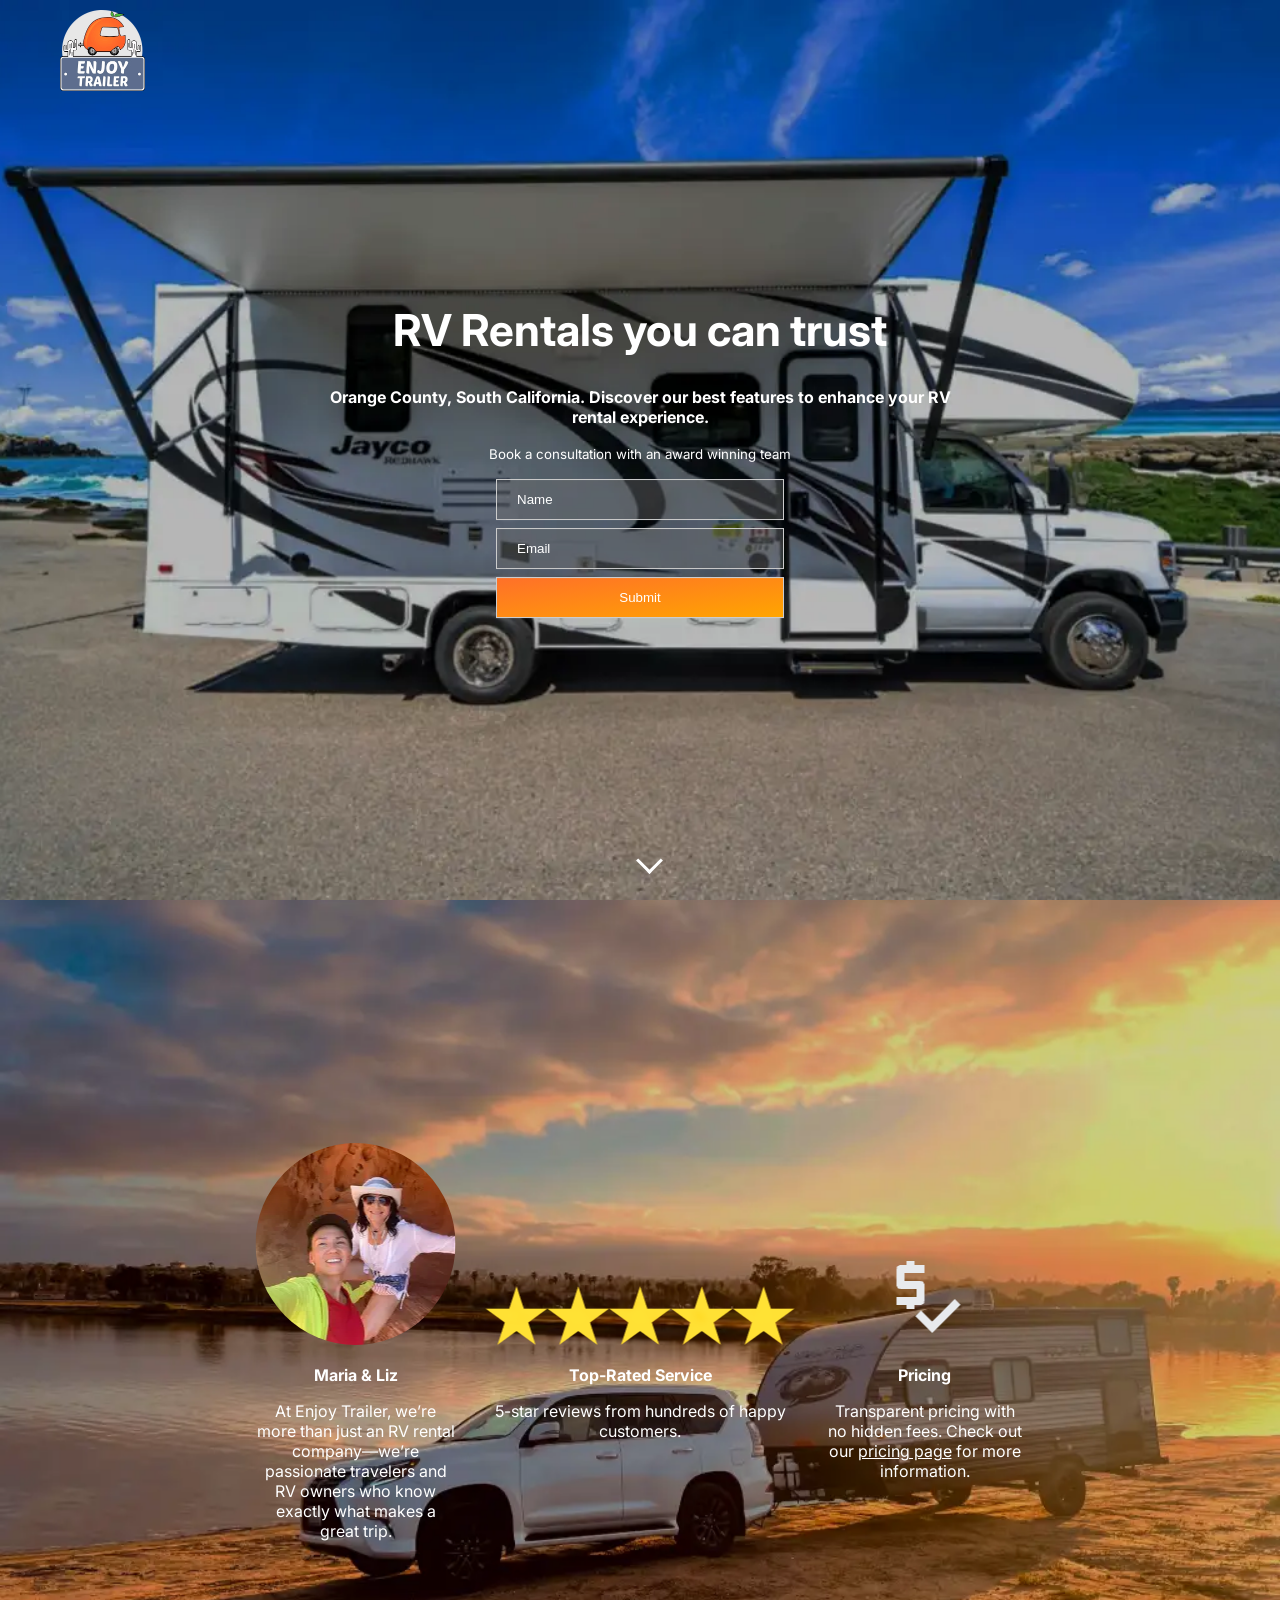
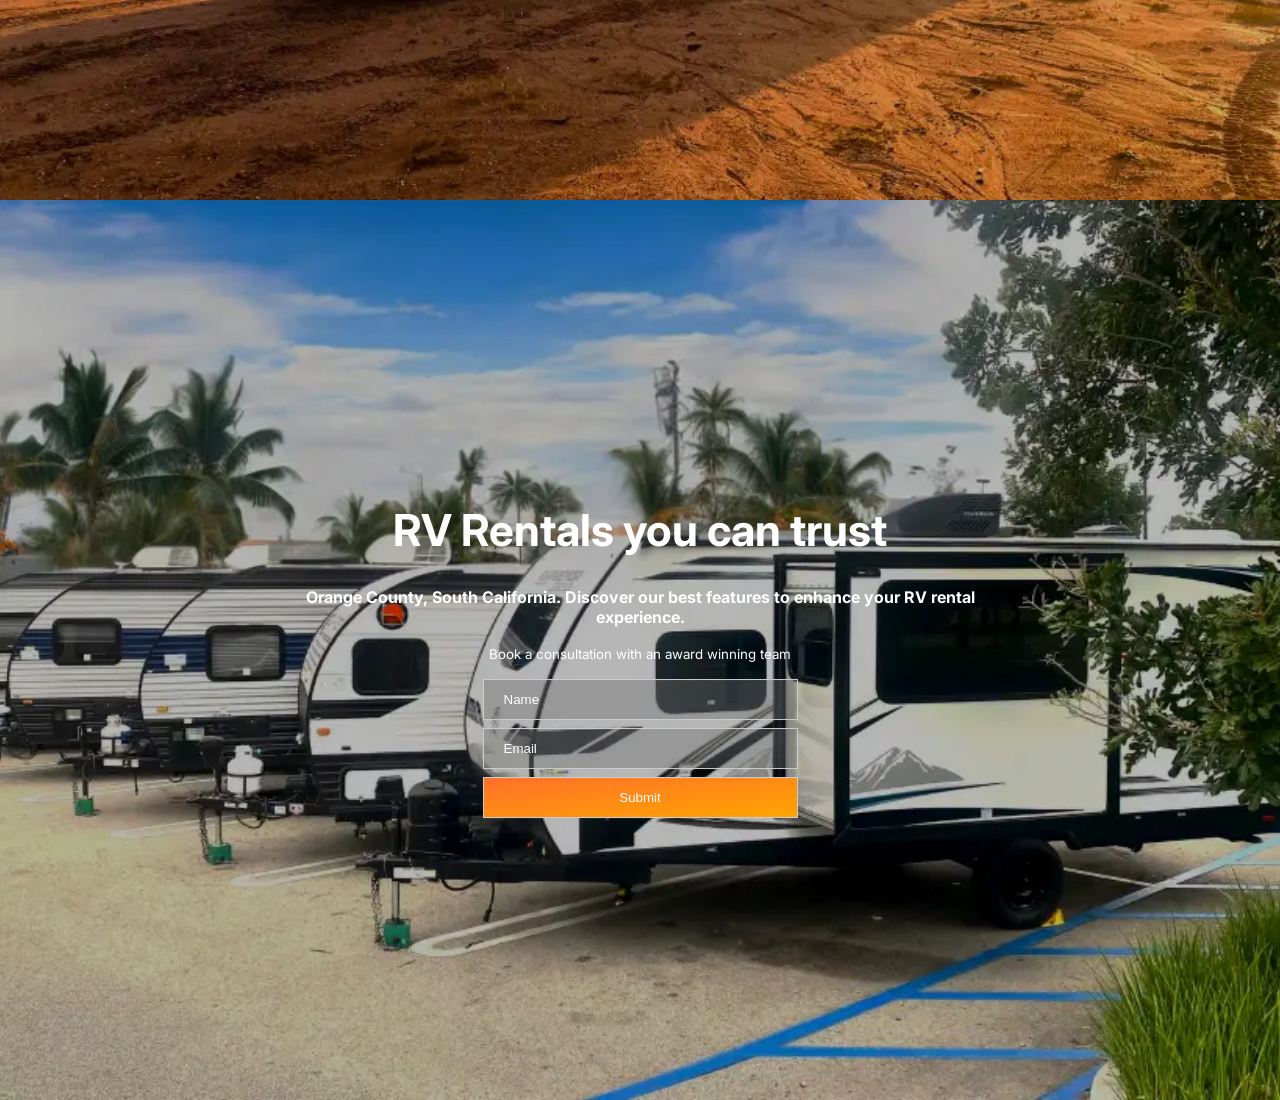
<file: index.html>
<!DOCTYPE html>
<html lang="en">
  <head>
    <!-- META -->
    <meta charset="UTF-8">
    <meta name="viewport" content="width=device-width, initial-scale=1">
    <meta name="description" content="RV Rentals you can trust! Orange County, South California. Discover our best features to enhance your RV rental experience.">    
    <meta name="referrer" content="unsafe-url">
    <meta name="robots" content="index, follow">
    <!-- SPEED -->
    <link rel="preconnect" href="https://fonts.googleapis.com">
    <link rel="dns-prefetch" href="https://fonts.googleapis.com">
    <link rel="preconnect" href="https://fonts.gstatic.com" crossorigin>
    <link rel="dns-prefetch" href="https://fonts.gstatic.com">
    <!-- LINK -->
    <link rel="canonical" href="https://www.enjoytrailer.com/promo">
    <link rel="icon" type="image/png" href="img/favicon.ico" sizes="48x48">
    <link rel="apple-touch-icon" sizes="180x180" href="img/apple-touch-icon.png">
    <link rel="icon" type="image/png" sizes="32x32" href="img/favicon-32x32.png">
    <link rel="icon" type="image/png" sizes="16x16" href="img/favicon-16x16.png">
    <link rel="manifest" href="/site.webmanifest">
    <!-- PERFORMANCE -->
    <link rel="preload" as="style" href="https://fonts.googleapis.com/css2?family=Inter:wght@400;700&display=swap">
    <link rel="preload" as="image" href="img/trailer1.webp">
    <link rel="preload" as="image" href="img/trailer2.webp">
    <link rel="preload" as="image" href="img/trailer3.webp">
    <link rel="preload" as="image" href="img/logo.png">
    <link rel="stylesheet" media="print" onload="this.onload=null;this.removeAttribute('media');" href="https://fonts.googleapis.com/css2?family=Inter:wght@400;700&display=swap">
    
      <noscript>
        <link rel="stylesheet" href="https://fonts.googleapis.com/css2?family=Inter:wght@400;700&display=swap">
      </noscript>
    <!-- TITLE -->
    <title>RV Rentals you can trust | Travel trailers and campers for rent</title>
    <!-- OG -->
    <meta property="og:type" content="article">
    <meta property="og:locale" content="en_US">
    <meta property="og:site_name" content="Enjoy Trailer">
    <meta property="og:url" content="https://www.enjoytrailer.com/promo">
    <meta property="og:title" content="RV Rentals you can trust | Travel trailers and campers for rent">
    <meta property="og:description" content="RV Rentals you can trust! Orange County, South California. Discover our best features to enhance your RV rental experience.">
    <meta property="og:image" content="img/trailer1.webp">
    <meta property="og:image:width" content="800">
    <meta property="og:image:height" content="542">
    <!-- TWITTER -->
    <meta name="twitter:card" content="summary">
    <meta name="twitter:site" content="@enjoytrailer">
    <!-- ARTICLE -->
    <meta property="article:published_time" content="2025-02-10T08:00:54+00:00">
    <meta property="article:modified_time" content="2025-02-10T08:00:54+00:00">
    <!-- SCRIPTS -->
    <!-- Google Tag Manager -->
    <!-- <script>(function(w,d,s,l,i){w[l]=w[l]||[];w[l].push({'gtm.start':
    new Date().getTime(),event:'gtm.js'});var f=d.getElementsByTagName(s)[0],
    j=d.createElement(s),dl=l!='dataLayer'?'&l='+l:'';j.async=true;j.src=
    'https://www.googletagmanager.com/gtm.js?id='+i+dl;f.parentNode.insertBefore(j,f);
    })(window,document,'script','dataLayer','GTM-XXXXXXX');</script> -->
    <!-- End Google Tag Manager -->
  </head>
  
  <body>
    <link rel="stylesheet" href="style.css">

      <div class="screen1">
          <div class="logo">      
            <a href="https://www.enjoytrailer.com/enjoy-trailers" role="link" target="_blank">
              <img width="85" height="80.5" src="img/logo.png" alt="logo"></img>
            </a>
          </div>
        
          <div class="screen1-content">
            <h1 class="headline-hero" data-switch-key="k">RV Rentals you can trust</h1>
            <p class="headline-text">Orange County, South California. Discover our best features to enhance your RV rental experience.</p>
            <p><small>Book a consultation with an award winning team</small></p>
              <form name="submit-to-google-sheet">
                <input type="text" name="name"  placeholder="Name" required>
                <input type="email" name="email" placeholder="Email" required>
                <input type="hidden" name="cid" id="cid">
                <input type="hidden" name="gclid" id="gclid">
                <input type="submit" class="ui-component-button-form" onclick="window.location.href='https://'">
              </form>
          </div>
      </div>
      
      <a href="#screen2" class="scroll-down"></a>

      
      
      
      <div class="screen2" id="screen2">
      
        <div class="screen2-content">

          <div class="feature1">
            <img src="img/mariaandliz.webp" alt="founders" class="feature-imgs founders">
            <p class="feature-headline">Maria & Liz</p>
            <p>At Enjoy Trailer, we’re more than just an RV rental company—we’re passionate travelers and RV owners who know exactly what makes a great trip.</p>
          </div>


          <div class="feature3">
            <img src="img/stars.png" alt="5-star service" class="feature-imgs">
            <p class="feature-headline">Top-Rated Service</p>
            <p>5-star reviews from hundreds of happy customers.</p>
          </div>

          <div class="feature2">
            <img src="img/price.png" alt="price" class="feature-imgs">
            <p class="feature-headline">Pricing</p>
            <p>Transparent pricing with no hidden fees. Check out our <a href="https://www.enjoytrailer.com/enjoy-trailers" target="_blank">pricing page</a> for more information.</p>
          </div>

        </div>

      </div>


      <div class="screen3">
      
        <div class="screen3-content">
          <h1 class="headline-hero" data-switch-key="k">RV Rentals you can trust</h1>
          <p class="headline-text">Orange County, South California. Discover our best features to enhance your RV rental experience.</p>
          <p><small>Book a consultation with an award winning team</small></p>
            <form name="submit-to-google-sheet">
              <input type="text" name="name"  placeholder="Name" required>
              <input type="email" name="email" placeholder="Email" required>
              <input type="hidden" name="cid" id="cid">
              <input type="hidden" name="gclid" id="gclid">
              <input type="submit" class="ui-component-button-form" onclick="window.location.href='https://'">
            </form>
        </div>

      </div>

    <script src="app.js"></script>
  </body>
</html>
</file>
<file: style.css>
body, html {
  height: 100%;
  margin: 0;
  font-family: "Inter", sans-serif;
  text-rendering: optimizeLegibility;
  -webkit-font-smoothing: antialiased;
}

a {
  color: white;
}

.headline-hero {
  font-size: 2.75rem;
}

.headline-text {
  font-weight: bold;
}

.logo {
  justify-content: space-between;
  align-items: center;
  gap: 17px;
  display: flex;
  max-width: 1160px;
  width: auto;
  margin: 0 auto;
  padding: 10px 10px;
  position: relative;
}

.screen1 {
  /* The image used */
  background-image: url("img/trailer1.webp");
  /* Full height */
  height: 100%;
  /* Center and scale the image nicely */
  background-position: center;
  background-repeat: no-repeat;
  background-size: cover;
}

div.screen1-content {      
  position: absolute;             
  top: 50%;  
  left: 50%;                      
  transform: translate(-50%, -50%);
  color: white;
  text-align: center;
  min-width: 260px;
  max-width: 700px;
}

input[type=text], input[type=email], input[type=submit]{
  width: 45%;
  min-width: 240px;
  padding: 12px 20px;
  margin: 8px 0;
  display: inline-block;
  border: 1px solid #ccc;
  box-sizing: border-box;
  display: block;
  margin-left: auto;
  margin-right: auto;
  color: white;
}

::placeholder {
  color: white;
}

input[type=text], input[type=email] {
  background-color: rgba(108, 108, 108, 0.4);
}

input[type=submit] {
  background-image: linear-gradient(to bottom right, #FF7029, orange);
  cursor: pointer;
}

.scroll-down {
  border: solid white;
  border-width: 0 3px 3px 0;
  padding: 3px;
  transform: rotate(45deg);
  -webkit-transform: rotate(45deg);
  position: absolute;
  bottom: 30px;
  left: 50%;
  display: block;
  width: 10px;
  height: 10px;
}

.screen2 {
  /* The image used */
  background-image: url("img/trailer2.webp");
  /* Full height */
  height: 100%;
  /* Center and scale the image nicely */
  background-position: center;
  background-repeat: no-repeat;
  background-size: cover;
}

div.screen2-content {      
  position: relative;  
  display: table;           
  top: 50%;  
  left: 50%;                      
  transform: translate(-50%, -50%);
  color: white;
  text-align: center;
}

.feature1, .feature2, .feature3 {
  display: table-cell;
  padding: 15px;
  width: 200px;
}

.feature-headline {
  font-weight: bold;
}

.screen3 {
  /* The image used */
  background-image: url("img/trailer3.webp");
  /* Full height */
  height: 100%;
  /* Center and scale the image nicely */
  background-position: center;
  background-repeat: no-repeat;
  background-size: cover;
}

div.screen3-content {
  position: relative;  
  display: inline-block; 
  margin: 0 auto;       
  top: 50%;  
  left: 50%;                      
  transform: translate(-50%, -50%);
  color: white;
  text-align: center;
  min-width: 260px;
  max-width: 700px;
}

.founders {
  border-radius: 50%;
}


@media screen and (max-width: 600px) {

  .headline-hero {
    font-size: 24px;
  }

  .headline-text {
    font-size: 16px;
  }

  div.screen2-content {       
    /* min-height: 100vh;      */
  }

  .feature1, .feature2, .feature3 {
    display: block; 
    font-size: 12px;
    text-align: center;
    width: 100%;
    max-width: 300px;
    margin: 0 auto;
    padding: 20px 0px;
  }

  .feature-imgs {
    margin-left: auto;
    margin-right: auto;
    float: none;
    display: inline-block;
  }

  div.screen3-content {
    max-width: 400px;
    padding: 0px 10px;
  }

  div.screen3-content .headline-hero {
    max-width: 400px;
    margin: 0 auto;
  }

  .feature3 img.feature-imgs {
    width: 80%;  /* reduces size by 20% */
  }

  .founders{
    width: 30%;
  }
}

@media screen and (max-width: 992px) {

  div.screen2-content {       
    /* min-height: 100vh;  */
    padding-top: 50px;
  }

  .feature1, .feature2, .feature3 {
    display: block; 
    font-size: 12px;
    text-align: center;
    width: 100%;
    max-width: 300px;
    margin: 0 auto;
    padding: 20px 0px;
  }

  .feature-imgs {
    margin-left: auto;
    margin-right: auto;
    float: none;
    display: inline-block;
  }

  div.screen3-content {
    max-width: 400px;
  }

  div.screen3-content .headline-hero {
    max-width: 400px;
    margin: 0 auto;
  }

  .feature3 img.feature-imgs {
    width: 80%;  /* reduces size by 20% */
  }
  
  .founders{
    width: 30%;
  }
}
</file>
